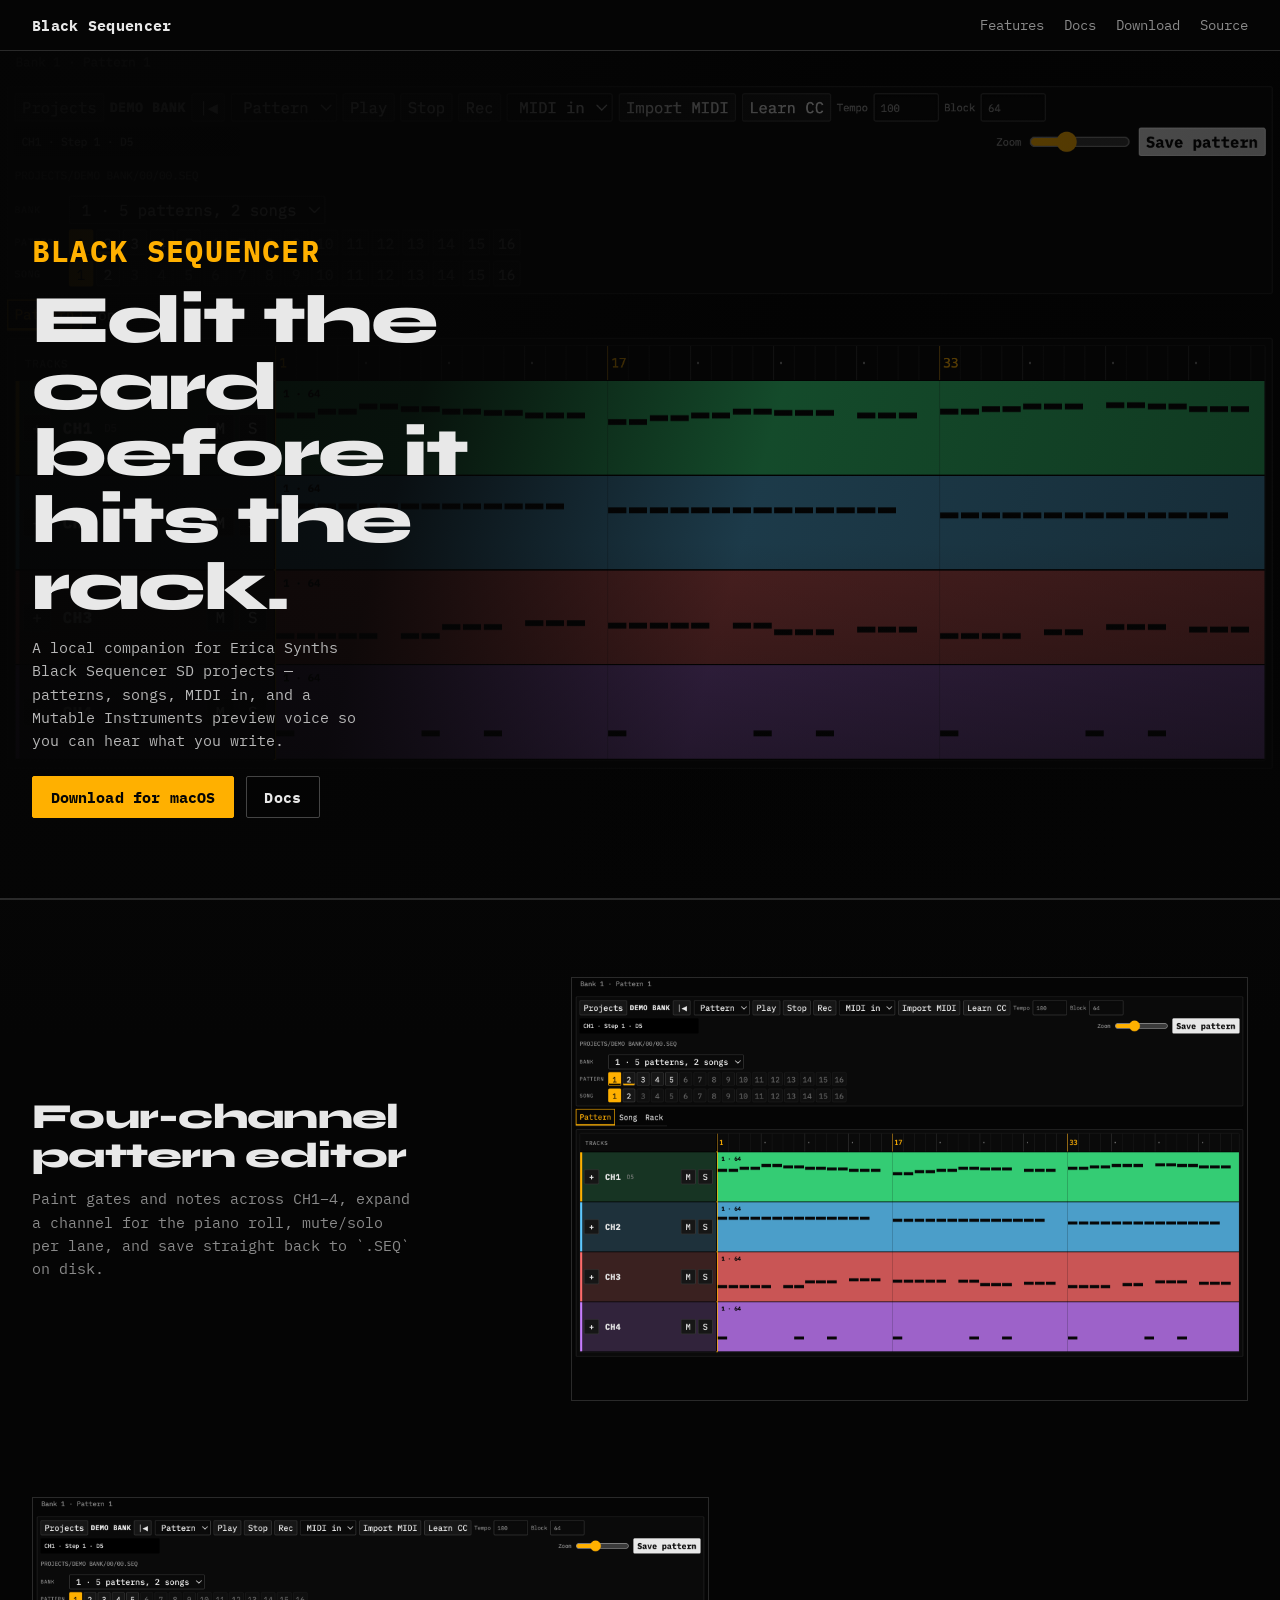
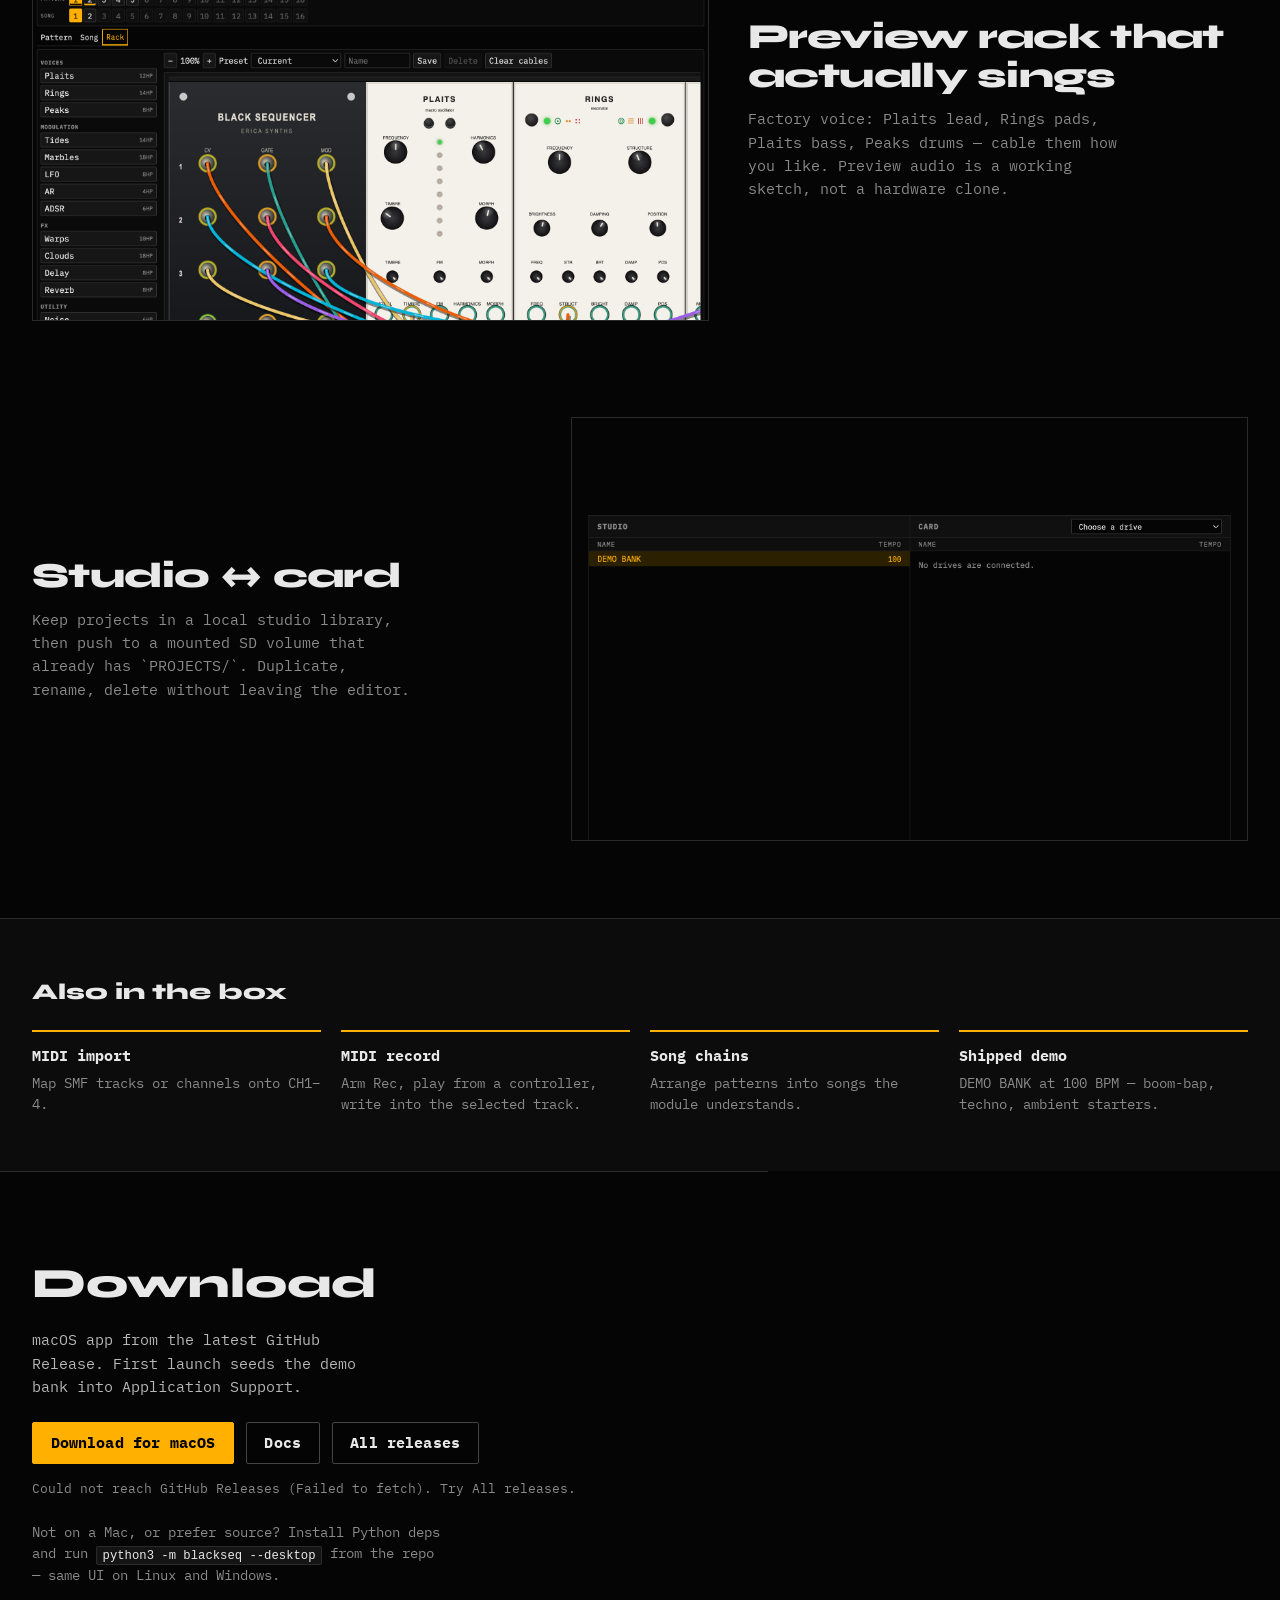
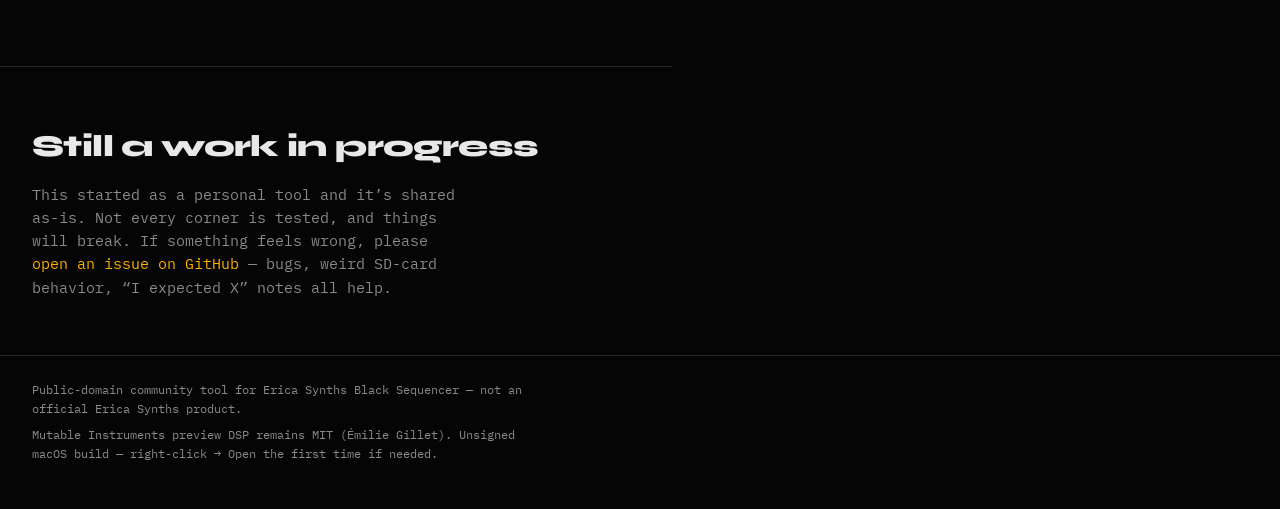
<file: docs/index.html>
<!DOCTYPE html>
<html lang="en">
<head>
  <meta charset="utf-8">
  <script>
    // Project Pages live under /black_seq_gui/; keep local file:// and localhost previews working.
    if (/\.github\.io$/i.test(location.hostname)) {
      document.write('<base href="/black_seq_gui/">');
    }
  </script>
  <meta name="viewport" content="width=device-width, initial-scale=1">
  <title>Black Sequencer — companion editor</title>
  <meta name="description" content="Edit Erica Synths Black Sequencer projects on your Mac. Pattern piano-roll, song chains, MIDI import, and a Mutable Instruments preview rack.">
  <link rel="preconnect" href="https://fonts.googleapis.com">
  <link rel="preconnect" href="https://fonts.gstatic.com" crossorigin>
  <link href="https://fonts.googleapis.com/css2?family=IBM+Plex+Mono:wght@400;500;700&family=Syne:wght@700;800&display=swap" rel="stylesheet">
  <link rel="stylesheet" href="site.css">
</head>
<body>
  <header class="top">
    <a class="mark" href="./">Black Sequencer</a>
    <nav>
      <a href="./#features">Features</a>
      <a href="docs.html">Docs</a>
      <a href="./#download">Download</a>
      <a id="nav-source" href="#" hidden>Source</a>
    </nav>
  </header>

  <main id="top">
    <section class="hero" aria-label="Introduction">
      <figure class="hero-stage">
        <img src="assets/pattern-editor.png" width="1600" height="1000" alt="Pattern editor with four channel lanes, transport, and bank/pattern selectors" decoding="async">
      </figure>
      <div class="hero-copy">
        <p class="brand">Black Sequencer</p>
        <h1>Edit the card before it hits the rack.</h1>
        <p class="lede">A local companion for Erica Synths Black Sequencer SD projects — patterns, songs, MIDI in, and a Mutable Instruments preview voice so you can hear what you write.</p>
        <div class="cta">
          <a id="download-btn" class="btn primary" href="./#download">Download for macOS</a>
          <a class="btn ghost" href="docs.html">Docs</a>
        </div>
        <p id="release-meta" class="meta" hidden></p>
      </div>
    </section>

    <section id="features" class="features">
      <article class="feature">
        <div class="feature-copy">
          <h2>Four-channel pattern editor</h2>
          <p>Paint gates and notes across CH1–4, expand a channel for the piano roll, mute/solo per lane, and save straight back to `.SEQ` on disk.</p>
        </div>
        <figure>
          <img src="assets/pattern-editor.png" width="1600" height="1000" alt="Demo bank pattern with melodic and drum lanes" loading="lazy">
        </figure>
      </article>

      <article class="feature reverse">
        <div class="feature-copy">
          <h2>Preview rack that actually sings</h2>
          <p>Factory voice: Plaits lead, Rings pads, Plaits bass, Peaks drums — cable them how you like. Preview audio is a working sketch, not a hardware clone.</p>
        </div>
        <figure>
          <img src="assets/rack.png" width="1600" height="1000" alt="Virtual eurorack rack with Black Sequencer CV/gate/mod patched into Plaits and Rings" loading="lazy">
        </figure>
      </article>

      <article class="feature">
        <div class="feature-copy">
          <h2>Studio ↔ card</h2>
          <p>Keep projects in a local studio library, then push to a mounted SD volume that already has `PROJECTS/`. Duplicate, rename, delete without leaving the editor.</p>
        </div>
        <figure>
          <img src="assets/studio-home.png" width="1600" height="1000" alt="Studio and Card project browser with DEMO BANK selected" loading="lazy">
        </figure>
      </article>
    </section>

    <section class="strip" aria-label="Also included">
      <h2>Also in the box</h2>
      <ul>
        <li>
          <strong>MIDI import</strong>
          <span>Map SMF tracks or channels onto CH1–4.</span>
        </li>
        <li>
          <strong>MIDI record</strong>
          <span>Arm Rec, play from a controller, write into the selected track.</span>
        </li>
        <li>
          <strong>Song chains</strong>
          <span>Arrange patterns into songs the module understands.</span>
        </li>
        <li>
          <strong>Shipped demo</strong>
          <span>DEMO BANK at 100 BPM — boom-bap, techno, ambient starters.</span>
        </li>
      </ul>
    </section>

    <section id="download" class="download">
      <h2>Download</h2>
      <p class="lede">macOS app from the latest GitHub Release. First launch seeds the demo bank into Application Support.</p>
      <div class="cta">
        <a id="download-btn-main" class="btn primary" href="#">Download for macOS</a>
        <a class="btn ghost" href="docs.html">Docs</a>
        <a id="releases-link" class="btn ghost" href="#">All releases</a>
      </div>
      <p id="download-status" class="meta">Looking up the latest build…</p>
      <p class="fine">Not on a Mac, or prefer source? Install Python deps and run <code>python3 -m blackseq --desktop</code> from the repo — same UI on Linux and Windows.</p>
    </section>

    <section id="status" class="status-note" aria-label="Project status">
      <h2>Still a work in progress</h2>
      <p>This started as a personal tool and it’s shared as-is. Not every corner is tested, and things will break. If something feels wrong, please <a id="issues-link" href="https://github.com/ph1r3574r73r/black_seq_gui/issues">open an issue on GitHub</a> — bugs, weird SD-card behavior, “I expected X” notes all help.</p>
    </section>
  </main>

  <footer class="foot">
    <p>Public-domain community tool for Erica Synths Black Sequencer — not an official Erica Synths product.</p>
    <p>Mutable Instruments preview DSP remains MIT (Émilie Gillet). Unsigned macOS build — right-click → Open the first time if needed.</p>
  </footer>

  <script src="site.js"></script>
</body>
</html>
</file>
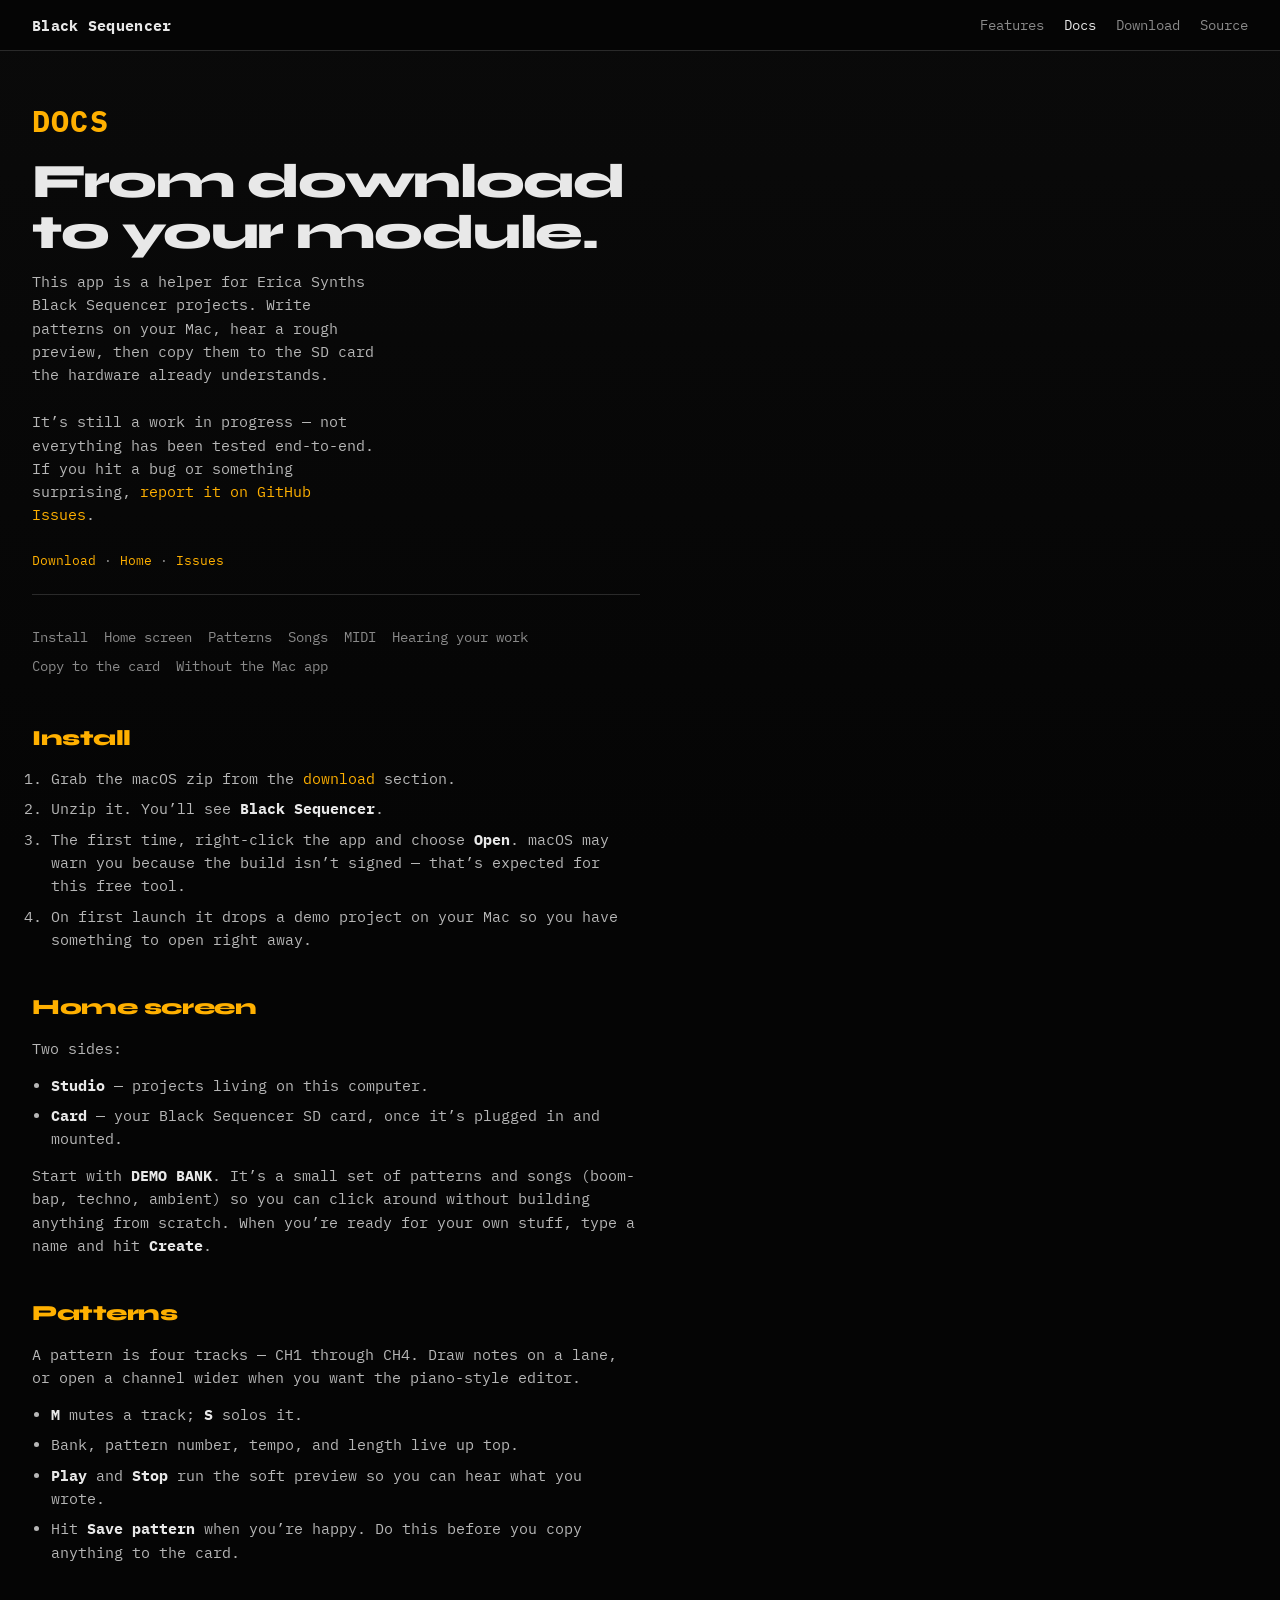
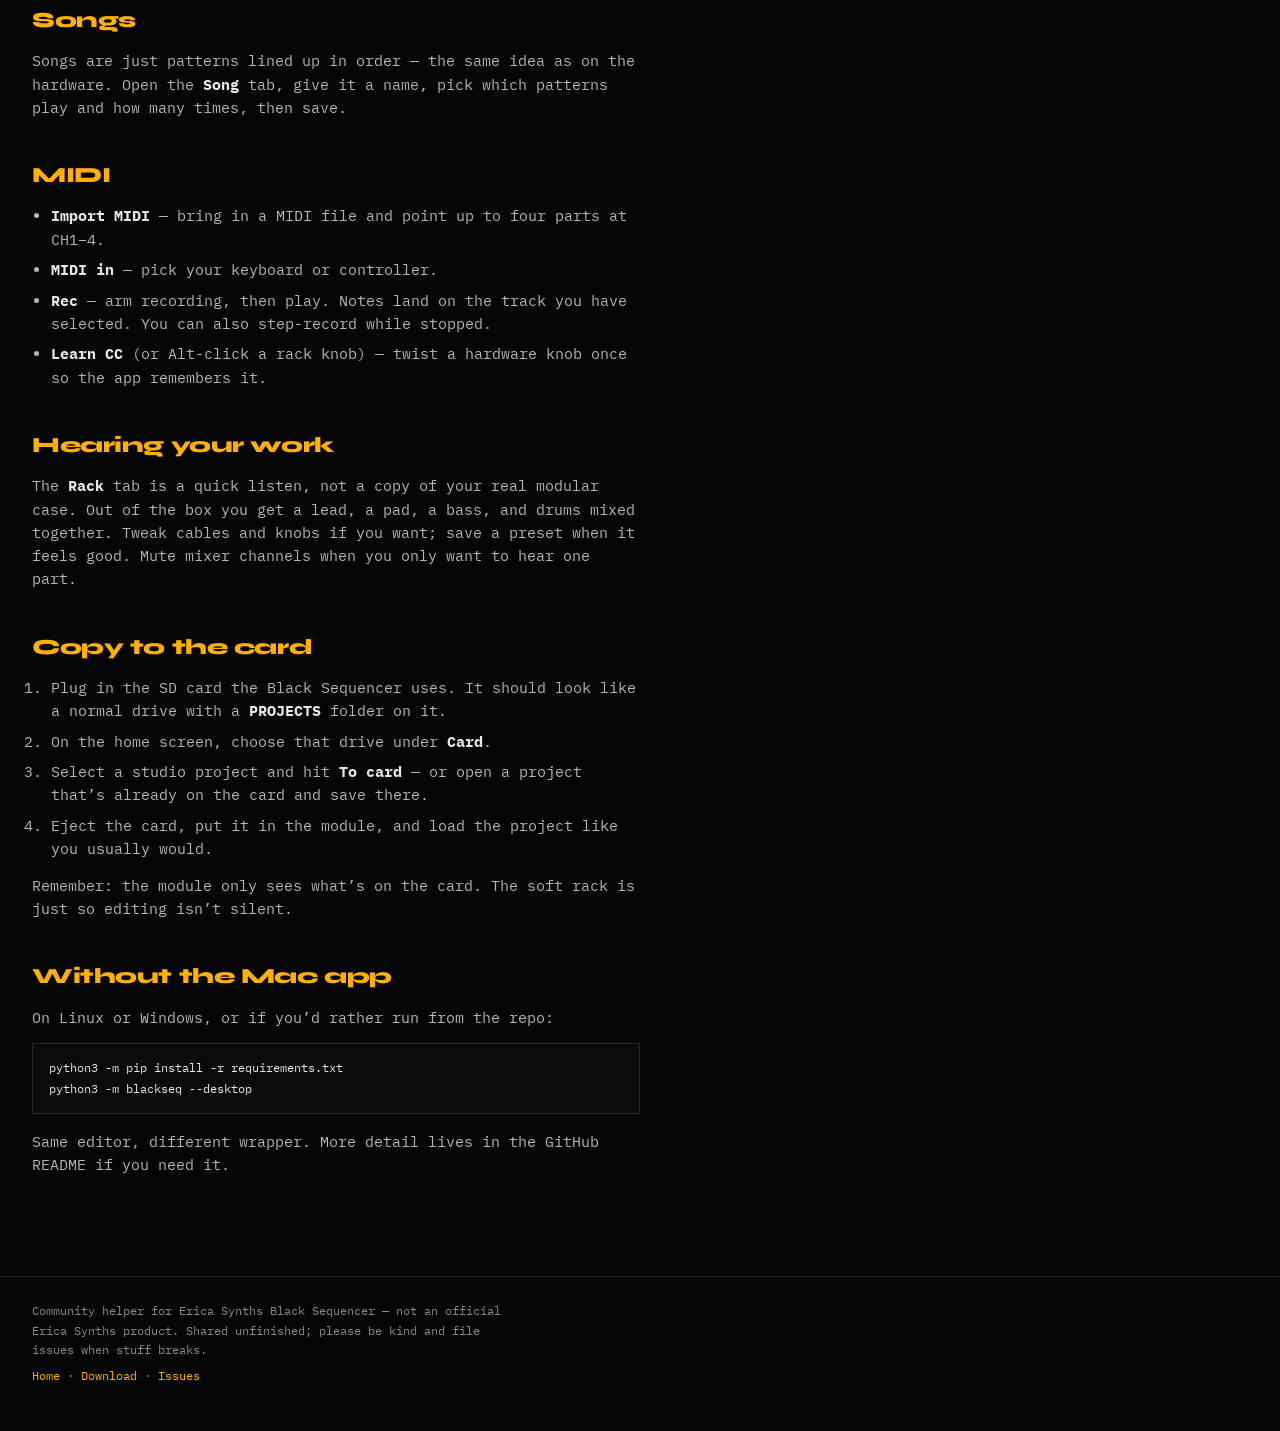
<file: docs/docs.html>
<!DOCTYPE html>
<html lang="en">
<head>
  <meta charset="utf-8">
  <script>
    if (/\.github\.io$/i.test(location.hostname)) {
      document.write('<base href="/black_seq_gui/">');
    }
  </script>
  <meta name="viewport" content="width=device-width, initial-scale=1">
  <title>Docs — Black Sequencer</title>
  <meta name="description" content="A friendly guide to the Black Sequencer companion editor: install, edit, listen, and copy projects to your SD card.">
  <link rel="preconnect" href="https://fonts.googleapis.com">
  <link rel="preconnect" href="https://fonts.gstatic.com" crossorigin>
  <link href="https://fonts.googleapis.com/css2?family=IBM+Plex+Mono:wght@400;500;700&family=Syne:wght@700;800&display=swap" rel="stylesheet">
  <link rel="stylesheet" href="site.css">
</head>
<body>
  <header class="top">
    <a class="mark" href="./">Black Sequencer</a>
    <nav>
      <a href="./#features">Features</a>
      <a href="docs.html" aria-current="page">Docs</a>
      <a href="./#download">Download</a>
      <a id="nav-source" href="#" hidden>Source</a>
    </nav>
  </header>

  <main class="manual">
    <header class="manual-hero">
      <p class="brand">Docs</p>
      <h1>From download to your module.</h1>
      <p class="lede">This app is a helper for Erica Synths Black Sequencer projects. Write patterns on your Mac, hear a rough preview, then copy them to the SD card the hardware already understands.</p>
      <p class="lede status-inline">It’s still a work in progress — not everything has been tested end-to-end. If you hit a bug or something surprising, <a id="issues-link" href="https://github.com/ph1r3574r73r/black_seq_gui/issues">report it on GitHub Issues</a>.</p>
      <p class="meta"><a href="./#download">Download</a> · <a href="./">Home</a> · <a href="https://github.com/ph1r3574r73r/black_seq_gui/issues">Issues</a></p>
    </header>

    <ol class="manual-toc">
      <li><a href="docs.html#install">Install</a></li>
      <li><a href="docs.html#studio">Home screen</a></li>
      <li><a href="docs.html#patterns">Patterns</a></li>
      <li><a href="docs.html#songs">Songs</a></li>
      <li><a href="docs.html#midi">MIDI</a></li>
      <li><a href="docs.html#rack">Hearing your work</a></li>
      <li><a href="docs.html#card">Copy to the card</a></li>
      <li><a href="docs.html#source">Without the Mac app</a></li>
    </ol>

    <article id="install" class="manual-section">
      <h2>Install</h2>
      <ol>
        <li>Grab the macOS zip from the <a href="./#download">download</a> section.</li>
        <li>Unzip it. You’ll see <strong>Black Sequencer</strong>.</li>
        <li>The first time, right-click the app and choose <strong>Open</strong>. macOS may warn you because the build isn’t signed — that’s expected for this free tool.</li>
        <li>On first launch it drops a demo project on your Mac so you have something to open right away.</li>
      </ol>
    </article>

    <article id="studio" class="manual-section">
      <h2>Home screen</h2>
      <p>Two sides:</p>
      <ul>
        <li><strong>Studio</strong> — projects living on this computer.</li>
        <li><strong>Card</strong> — your Black Sequencer SD card, once it’s plugged in and mounted.</li>
      </ul>
      <p>Start with <strong>DEMO BANK</strong>. It’s a small set of patterns and songs (boom-bap, techno, ambient) so you can click around without building anything from scratch. When you’re ready for your own stuff, type a name and hit <strong>Create</strong>.</p>
    </article>

    <article id="patterns" class="manual-section">
      <h2>Patterns</h2>
      <p>A pattern is four tracks — CH1 through CH4. Draw notes on a lane, or open a channel wider when you want the piano-style editor.</p>
      <ul>
        <li><strong>M</strong> mutes a track; <strong>S</strong> solos it.</li>
        <li>Bank, pattern number, tempo, and length live up top.</li>
        <li><strong>Play</strong> and <strong>Stop</strong> run the soft preview so you can hear what you wrote.</li>
        <li>Hit <strong>Save pattern</strong> when you’re happy. Do this before you copy anything to the card.</li>
      </ul>
    </article>

    <article id="songs" class="manual-section">
      <h2>Songs</h2>
      <p>Songs are just patterns lined up in order — the same idea as on the hardware. Open the <strong>Song</strong> tab, give it a name, pick which patterns play and how many times, then save.</p>
    </article>

    <article id="midi" class="manual-section">
      <h2>MIDI</h2>
      <ul>
        <li><strong>Import MIDI</strong> — bring in a MIDI file and point up to four parts at CH1–4.</li>
        <li><strong>MIDI in</strong> — pick your keyboard or controller.</li>
        <li><strong>Rec</strong> — arm recording, then play. Notes land on the track you have selected. You can also step-record while stopped.</li>
        <li><strong>Learn CC</strong> (or Alt-click a rack knob) — twist a hardware knob once so the app remembers it.</li>
      </ul>
    </article>

    <article id="rack" class="manual-section">
      <h2>Hearing your work</h2>
      <p>The <strong>Rack</strong> tab is a quick listen, not a copy of your real modular case. Out of the box you get a lead, a pad, a bass, and drums mixed together. Tweak cables and knobs if you want; save a preset when it feels good. Mute mixer channels when you only want to hear one part.</p>
    </article>

    <article id="card" class="manual-section">
      <h2>Copy to the card</h2>
      <ol>
        <li>Plug in the SD card the Black Sequencer uses. It should look like a normal drive with a <strong>PROJECTS</strong> folder on it.</li>
        <li>On the home screen, choose that drive under <strong>Card</strong>.</li>
        <li>Select a studio project and hit <strong>To card</strong> — or open a project that’s already on the card and save there.</li>
        <li>Eject the card, put it in the module, and load the project like you usually would.</li>
      </ol>
      <p>Remember: the module only sees what’s on the card. The soft rack is just so editing isn’t silent.</p>
    </article>

    <article id="source" class="manual-section">
      <h2>Without the Mac app</h2>
      <p>On Linux or Windows, or if you’d rather run from the repo:</p>
      <pre><code>python3 -m pip install -r requirements.txt
python3 -m blackseq --desktop</code></pre>
      <p>Same editor, different wrapper. More detail lives in the GitHub README if you need it.</p>
    </article>
  </main>

  <footer class="foot">
    <p>Community helper for Erica Synths Black Sequencer — not an official Erica Synths product. Shared unfinished; please be kind and file issues when stuff breaks.</p>
    <p><a href="./">Home</a> · <a href="./#download">Download</a> · <a href="https://github.com/ph1r3574r73r/black_seq_gui/issues">Issues</a></p>
  </footer>

  <script src="site.js"></script>
</body>
</html>
</file>
<file: docs/site.css>
:root {
  --bg: #050505;
  --panel: #0c0c0c;
  --line: #2a2a2a;
  --text: #e8e8e8;
  --muted: #8a8a8a;
  --accent: #ffb000;
  --ink: #050505;
  --hero-fade: rgba(5, 5, 5, 0.55);
  color-scheme: dark;
}

* { box-sizing: border-box; }

html { scroll-behavior: smooth; }

body {
  margin: 0;
  min-height: 100vh;
  background:
    radial-gradient(1200px 600px at 80% -10%, rgba(255, 176, 0, 0.08), transparent 60%),
    linear-gradient(180deg, #0a0a0a 0%, var(--bg) 28%, var(--bg) 100%);
  color: var(--text);
  font-family: "IBM Plex Mono", ui-monospace, Menlo, Consolas, monospace;
  font-size: 15px;
  line-height: 1.55;
}

img {
  display: block;
  max-width: 100%;
  height: auto;
}

a { color: var(--accent); text-decoration: none; }
a:hover { text-decoration: underline; text-underline-offset: 3px; }

.top {
  position: sticky;
  top: 0;
  z-index: 10;
  display: flex;
  align-items: center;
  justify-content: space-between;
  gap: 1rem;
  padding: 0.85rem clamp(1rem, 3vw, 2rem);
  background: rgba(5, 5, 5, 0.88);
  border-bottom: 1px solid var(--line);
  backdrop-filter: blur(10px);
}

.mark {
  color: var(--text);
  font-weight: 700;
  letter-spacing: 0.02em;
  text-decoration: none;
}

.mark:hover { color: var(--accent); text-decoration: none; }

.top nav {
  display: flex;
  gap: 1.25rem;
  font-size: 0.85rem;
}

.top nav a { color: var(--muted); }
.top nav a:hover { color: var(--text); text-decoration: none; }

.hero {
  position: relative;
  display: grid;
  align-items: end;
  min-height: calc(100vh - 52px);
  overflow: hidden;
  border-bottom: 1px solid var(--line);
}

.hero-stage {
  margin: 0;
  position: absolute;
  inset: 0;
  background: #000;
  animation: stage-in 1s ease both;
}

.hero-stage img {
  width: 100%;
  height: 100%;
  object-fit: cover;
  object-position: top left;
  opacity: 0.55;
}

.hero-stage::after {
  content: "";
  position: absolute;
  inset: 0;
  pointer-events: none;
  background:
    linear-gradient(105deg, rgba(5, 5, 5, 0.96) 0%, rgba(5, 5, 5, 0.88) 34%, rgba(5, 5, 5, 0.35) 58%, rgba(5, 5, 5, 0.55) 100%),
    linear-gradient(0deg, rgba(5, 5, 5, 0.7), transparent 42%);
}

.hero-copy {
  position: relative;
  z-index: 1;
  max-width: 38rem;
  padding: clamp(2rem, 6vw, 4.5rem) clamp(1rem, 3vw, 2rem) clamp(2.5rem, 7vw, 5rem);
}

.brand {
  margin: 0 0 0.75rem;
  color: var(--accent);
  font-size: clamp(1.35rem, 2.4vw, 1.85rem);
  font-weight: 700;
  letter-spacing: 0.04em;
  text-transform: uppercase;
  animation: rise 0.7s ease both;
}

.hero h1 {
  margin: 0 0 1rem;
  max-width: 14ch;
  font-family: Syne, "IBM Plex Mono", sans-serif;
  font-size: clamp(2.4rem, 5.5vw, 4.25rem);
  font-weight: 800;
  line-height: 0.98;
  letter-spacing: -0.03em;
  animation: rise 0.7s ease 0.08s both;
}

.lede {
  margin: 0 0 1.5rem;
  max-width: 38ch;
  color: #b7b7b7;
  animation: rise 0.7s ease 0.16s both;
}

.cta {
  display: flex;
  flex-wrap: wrap;
  gap: 0.75rem;
  animation: rise 0.7s ease 0.24s both;
}

.meta {
  margin: 0.9rem 0 0;
  color: var(--muted);
  font-size: 0.8rem;
}

.btn {
  display: inline-flex;
  align-items: center;
  justify-content: center;
  min-height: 42px;
  padding: 0 1.1rem;
  border: 1px solid #444;
  border-radius: 2px;
  font: inherit;
  font-weight: 700;
  letter-spacing: 0.01em;
  text-decoration: none;
  transition: background 0.12s ease, border-color 0.12s ease, color 0.12s ease, transform 0.12s ease;
}

.btn:hover { text-decoration: none; transform: translateY(-1px); }

.btn.primary {
  background: var(--accent);
  border-color: var(--accent);
  color: var(--ink);
}

.btn.primary:hover { filter: brightness(1.05); }

.btn.ghost {
  background: rgba(5, 5, 5, 0.45);
  color: var(--text);
  backdrop-filter: blur(4px);
}

.btn.ghost:hover {
  border-color: var(--accent);
  color: var(--accent);
}

.btn[aria-disabled="true"] {
  opacity: 0.45;
  pointer-events: none;
  transform: none;
}

.features {
  display: flex;
  flex-direction: column;
  gap: clamp(3rem, 8vw, 6rem);
  padding: clamp(2rem, 6vw, 5rem) clamp(1rem, 3vw, 2rem);
  border-top: 1px solid var(--line);
}

.feature {
  display: grid;
  grid-template-columns: minmax(0, 0.85fr) minmax(0, 1.15fr);
  gap: clamp(1.25rem, 3vw, 2.5rem);
  align-items: center;
}

.feature.reverse { grid-template-columns: minmax(0, 1.15fr) minmax(0, 0.85fr); }
.feature.reverse .feature-copy { order: 2; }
.feature.reverse figure { order: 1; }

.feature h2 {
  margin: 0 0 0.75rem;
  font-family: Syne, "IBM Plex Mono", sans-serif;
  font-size: clamp(1.6rem, 3vw, 2.2rem);
  font-weight: 800;
  letter-spacing: -0.02em;
  line-height: 1.1;
}

.feature p {
  margin: 0;
  max-width: 42ch;
  color: var(--muted);
}

.feature figure {
  margin: 0;
  border: 1px solid var(--line);
  background: #000;
  overflow: hidden;
}

.feature img {
  width: 100%;
  aspect-ratio: 16 / 10;
  object-fit: cover;
  object-position: top left;
}

.strip {
  padding: clamp(2rem, 5vw, 3.5rem) clamp(1rem, 3vw, 2rem);
  border-top: 1px solid var(--line);
  background: var(--panel);
}

.strip h2 {
  margin: 0 0 1.25rem;
  font-family: Syne, "IBM Plex Mono", sans-serif;
  font-size: 1.4rem;
  font-weight: 800;
}

.strip ul {
  list-style: none;
  margin: 0;
  padding: 0;
  display: grid;
  grid-template-columns: repeat(4, minmax(0, 1fr));
  gap: 1.25rem;
}

.strip li {
  display: flex;
  flex-direction: column;
  gap: 0.35rem;
  padding-top: 0.75rem;
  border-top: 2px solid var(--accent);
}

.strip strong {
  color: var(--text);
  font-size: 0.95rem;
}

.strip span {
  color: var(--muted);
  font-size: 0.85rem;
}

.download {
  padding: clamp(2.5rem, 7vw, 5rem) clamp(1rem, 3vw, 2rem);
  border-top: 1px solid var(--line);
  max-width: 48rem;
}

.download h2 {
  margin: 0 0 0.75rem;
  font-family: Syne, "IBM Plex Mono", sans-serif;
  font-size: clamp(1.8rem, 3.5vw, 2.6rem);
  font-weight: 800;
}

.fine {
  margin: 1.5rem 0 0;
  color: var(--muted);
  font-size: 0.85rem;
  max-width: 52ch;
}

.fine code {
  color: var(--text);
  background: #141414;
  border: 1px solid var(--line);
  padding: 0.1rem 0.35rem;
  border-radius: 2px;
  font-size: 0.9em;
}

.status-note {
  padding: clamp(2rem, 5vw, 3.5rem) clamp(1rem, 3vw, 2rem);
  border-top: 1px solid var(--line);
  max-width: 42rem;
}

.status-note h2 {
  margin: 0 0 0.75rem;
  font-family: Syne, "IBM Plex Mono", sans-serif;
  font-size: clamp(1.4rem, 2.8vw, 1.9rem);
  font-weight: 800;
  letter-spacing: -0.02em;
}

.status-note p {
  margin: 0;
  color: var(--muted);
  max-width: 48ch;
}

.status-inline {
  color: #b7b7b7 !important;
}

.foot {
  padding: 1.5rem clamp(1rem, 3vw, 2rem) 2.5rem;
  border-top: 1px solid var(--line);
  color: var(--muted);
  font-size: 0.78rem;
}

.foot p { margin: 0 0 0.4rem; max-width: 70ch; }

.manual {
  max-width: 42rem;
  padding: clamp(1.5rem, 4vw, 3rem) clamp(1rem, 3vw, 2rem) clamp(3rem, 6vw, 4rem);
}

.manual-hero {
  margin-bottom: 2rem;
  padding-bottom: 1.5rem;
  border-bottom: 1px solid var(--line);
}

.manual-hero h1 {
  margin: 0 0 0.75rem;
  font-family: Syne, "IBM Plex Mono", sans-serif;
  font-size: clamp(2rem, 4.5vw, 3rem);
  font-weight: 800;
  line-height: 1.05;
  letter-spacing: -0.03em;
}

.manual-toc {
  margin: 0 0 2.5rem;
  padding: 0;
  list-style: none;
  display: flex;
  flex-wrap: wrap;
  gap: 0.5rem 1rem;
  font-size: 0.85rem;
}

.manual-toc a { color: var(--muted); }
.manual-toc a:hover { color: var(--accent); }

.manual-section {
  margin: 0 0 2.25rem;
  padding-top: 0.25rem;
}

.manual-section h2 {
  margin: 0 0 0.75rem;
  font-family: Syne, "IBM Plex Mono", sans-serif;
  font-size: 1.35rem;
  font-weight: 800;
  letter-spacing: -0.02em;
  color: var(--accent);
}

.manual-section p,
.manual-section li {
  color: #b7b7b7;
}

.manual-section p { margin: 0 0 0.85rem; }

.manual-section ul,
.manual-section ol {
  margin: 0 0 0.85rem;
  padding-left: 1.2rem;
}

.manual-section li { margin: 0 0 0.45rem; }

.manual-section strong { color: var(--text); font-weight: 700; }

.manual-section code,
.manual-section pre {
  font-family: inherit;
  font-size: 0.9em;
}

.manual-section code {
  color: var(--text);
  background: #141414;
  border: 1px solid var(--line);
  padding: 0.1rem 0.35rem;
  border-radius: 2px;
}

.manual-section pre {
  margin: 0.75rem 0 1rem;
  padding: 0.85rem 1rem;
  background: #0a0a0a;
  border: 1px solid var(--line);
  overflow-x: auto;
  color: var(--text);
}

.manual-section pre code {
  border: 0;
  background: transparent;
  padding: 0;
}

.top nav a[aria-current="page"] { color: var(--text); }

@keyframes rise {
  from { opacity: 0; transform: translateY(14px); }
  to { opacity: 1; transform: none; }
}

@keyframes stage-in {
  from { opacity: 0; transform: translateY(18px) scale(0.985); }
  to { opacity: 1; transform: none; }
}

@media (max-width: 900px) {
  .hero { min-height: 78vh; }

  .feature,
  .feature.reverse {
    grid-template-columns: 1fr;
  }

  .feature.reverse .feature-copy,
  .feature.reverse figure { order: initial; }

  .hero h1 { max-width: none; }

  .hero-stage img { opacity: 0.4; }

  .strip ul { grid-template-columns: 1fr 1fr; }
}

@media (max-width: 560px) {
  .strip ul { grid-template-columns: 1fr; }
  .top nav { gap: 0.85rem; font-size: 0.78rem; }
}

@media (prefers-reduced-motion: reduce) {
  html { scroll-behavior: auto; }
  .brand, .hero h1, .lede, .cta, .hero-stage {
    animation: none;
  }
  .btn:hover { transform: none; }
}
</file>
